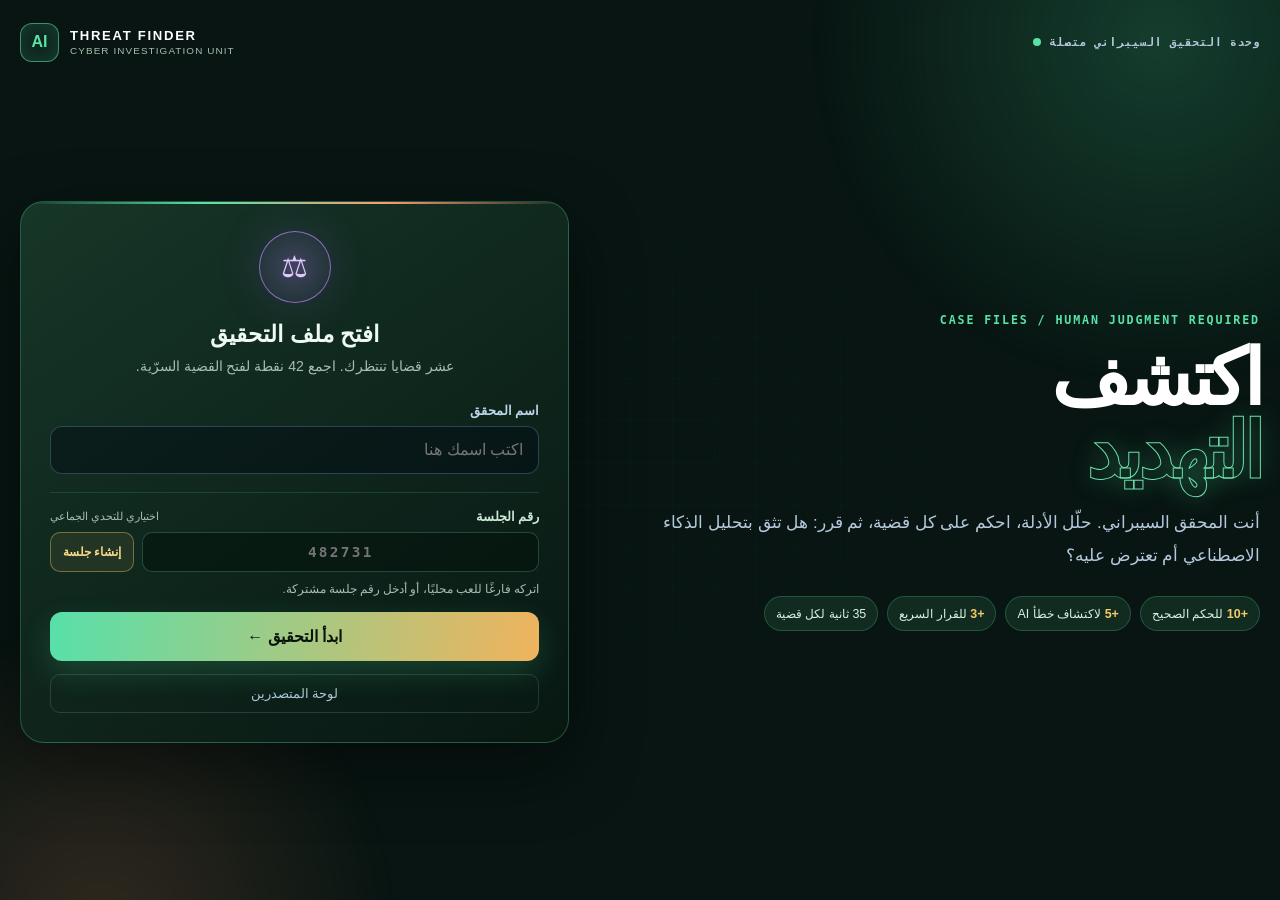
<file: index.html>
<!doctype html>
<html lang="ar" dir="rtl">
<head>
  <meta charset="utf-8">
  <meta name="viewport" content="width=device-width, initial-scale=1">
  <meta name="theme-color" content="#07111e">
  <title>اكتشف التهديد — تحدي سيبراني</title>
  <style>
    :root{--ink:#eaf5ff;--muted:#97acc4;--night:#07111e;--panel:rgba(11,29,48,.82);--line:rgba(118,214,255,.2);--cyan:#50ddff;--blue:#6d8cff;--violet:#b985ff;--green:#4ce5a4;--amber:#ffc766;--red:#ff6d88;--shadow:0 24px 70px rgba(0,0,0,.38);font-family:Tahoma,"Segoe UI",Arial,sans-serif}*{box-sizing:border-box}body{min-height:100vh;margin:0;color:var(--ink);background:var(--night);overflow-x:hidden}body:before,body:after{content:"";position:fixed;pointer-events:none;z-index:-2;border-radius:50%;filter:blur(1px)}body:before{width:720px;height:720px;top:-320px;right:-240px;background:radial-gradient(circle,rgba(56,208,255,.2),transparent 69%)}body:after{width:620px;height:620px;bottom:-330px;left:-210px;background:radial-gradient(circle,rgba(174,105,255,.16),transparent 68%)}.grid{position:fixed;inset:0;pointer-events:none;z-index:-1;opacity:.45;background-image:linear-gradient(rgba(101,207,255,.055) 1px,transparent 1px),linear-gradient(90deg,rgba(101,207,255,.055) 1px,transparent 1px);background-size:42px 42px;mask-image:radial-gradient(ellipse at center,#000,transparent 83%)}button,input{font:inherit}button{cursor:pointer;border:0;color:inherit}.app{width:min(1240px,calc(100% - 34px));margin:0 auto}.topbar{min-height:84px;display:flex;align-items:center;justify-content:space-between;gap:18px;direction:ltr}.brand{display:flex;align-items:center;gap:11px;text-decoration:none;color:#fff}.brand-mark{width:39px;height:39px;display:grid;place-items:center;border:1px solid rgba(80,221,255,.55);border-radius:12px;color:var(--cyan);background:rgba(80,221,255,.07);box-shadow:inset 0 0 18px rgba(80,221,255,.12);font-weight:900}.brand strong{display:block;letter-spacing:.13em;font-size:.82rem}.brand small{display:block;margin-top:2px;color:var(--muted);font-size:.62rem;letter-spacing:.11em}.top-status{display:flex;align-items:center;gap:8px;color:#b7cae0;font:700 .7rem Consolas,monospace;letter-spacing:.07em}.pulse{width:8px;height:8px;border-radius:50%;background:var(--green);box-shadow:0 0 0 0 rgba(76,229,164,.6);animation:pulse 1.9s infinite}@keyframes pulse{70%{box-shadow:0 0 0 9px rgba(76,229,164,0)}100%{box-shadow:0 0 0 0 rgba(76,229,164,0)}}.view{display:none;animation:appear .35s ease both}.view.active{display:block}@keyframes appear{from{opacity:0;transform:translateY(10px)}to{opacity:1;transform:translateY(0)}}.hero{min-height:calc(100vh - 84px);display:grid;grid-template-columns:1.08fr .92fr;gap:46px;align-items:center;padding:26px 0 66px}.eyebrow{margin:0 0 15px;color:var(--cyan);font:800 .73rem Consolas,monospace;letter-spacing:.16em}h1,h2,h3,p{margin-top:0}.hero h1{max-width:660px;margin-bottom:18px;color:#fff;font-size:clamp(2.65rem,6vw,5.25rem);line-height:.96;letter-spacing:-.055em}.hero h1 span{display:block;color:transparent;-webkit-text-stroke:1px rgba(117,223,255,.92);text-shadow:0 0 28px rgba(74,213,255,.2)}.hero-copy{max-width:600px;color:#b5c9dd;font-size:1.05rem;line-height:1.95}.rules{display:flex;flex-wrap:wrap;gap:9px;margin:24px 0 0}.rule{padding:9px 11px;border:1px solid var(--line);border-radius:999px;background:rgba(12,38,59,.54);color:#d3e7fa;font-size:.78rem}.rule b{color:var(--amber);direction:ltr}.start-card{position:relative;overflow:hidden;padding:29px;border:1px solid rgba(120,211,255,.24);border-radius:24px;background:linear-gradient(145deg,rgba(21,51,77,.87),rgba(8,20,36,.94));box-shadow:var(--shadow)}.start-card:before{content:"";position:absolute;inset:0 0 auto;height:2px;background:linear-gradient(90deg,transparent,var(--cyan),var(--violet),transparent)}.case-seal{width:72px;height:72px;display:grid;place-items:center;margin:0 auto 17px;border:1px solid rgba(187,133,255,.7);border-radius:50%;color:#e0c7ff;background:radial-gradient(circle,rgba(183,126,255,.28),rgba(183,126,255,.04));box-shadow:0 0 44px rgba(167,104,255,.17);font-size:1.85rem}.start-card h2{margin-bottom:7px;text-align:center;font-size:1.45rem}.start-card>p{color:var(--muted);text-align:center;line-height:1.7;font-size:.88rem}label{display:block;margin:24px 0 8px;color:#bcd5e9;font-size:.82rem;font-weight:700}.name-field{width:100%;padding:14px 15px;outline:none;border:1px solid rgba(125,191,229,.28);border-radius:12px;color:#fff;background:rgba(2,9,20,.42);transition:.2s}.name-field:focus{border-color:var(--cyan);box-shadow:0 0 0 3px rgba(80,221,255,.1)}.primary{width:100%;margin-top:14px;padding:15px 18px;border-radius:12px;color:#03101c;background:linear-gradient(100deg,#56e7ff,#8ca7ff);box-shadow:0 12px 30px rgba(75,192,255,.19);font-weight:900;transition:transform .18s,filter .18s}.primary:hover{filter:brightness(1.07);transform:translateY(-2px)}.subtle-button{margin-top:13px;width:100%;padding:11px;border:1px solid rgba(153,199,234,.18);border-radius:10px;color:#adc7da;background:transparent;font-size:.8rem}.subtle-button:hover{border-color:var(--cyan);color:#fff}.game-header{display:grid;grid-template-columns:1fr auto 1fr;align-items:center;gap:16px;margin:7px 0 22px;padding:12px 15px;border:1px solid var(--line);border-radius:16px;background:rgba(9,27,45,.68)}.mission{min-width:0}.mission b{display:block;overflow:hidden;text-overflow:ellipsis;white-space:nowrap;color:#fff;font-size:.87rem}.mission span{color:var(--muted);font:700 .64rem Consolas,monospace;letter-spacing:.08em}.timer{min-width:105px;display:flex;align-items:center;justify-content:center;gap:8px;padding:9px 12px;border:1px solid rgba(255,199,102,.38);border-radius:11px;color:var(--amber);background:rgba(255,199,102,.07);font:800 1.05rem Consolas,monospace;direction:ltr}.timer.low{color:#fff;border-color:rgba(255,109,136,.7);background:rgba(255,109,136,.15);animation:alarm .75s infinite alternate}@keyframes alarm{to{box-shadow:0 0 21px rgba(255,109,136,.26)}}.score{text-align:left}.score b{display:block;color:var(--cyan);font:900 1.25rem Consolas,monospace}.score span{color:var(--muted);font-size:.68rem}.progress-row{display:flex;align-items:center;justify-content:space-between;gap:14px;margin-bottom:12px;color:#bbcee1;font:700 .72rem Consolas,monospace;letter-spacing:.06em;direction:ltr}.progress-track{height:7px;overflow:hidden;border-radius:99px;background:rgba(117,159,194,.17)}.progress-fill{width:0;height:100%;border-radius:inherit;background:linear-gradient(90deg,var(--cyan),var(--violet));transition:width .35s ease}.game-layout{display:grid;grid-template-columns:minmax(0,1.55fr) minmax(300px,.78fr);gap:18px;align-items:start;direction:rtl}.case-panel,.ai-panel{border:1px solid var(--line);border-radius:20px;background:var(--panel);box-shadow:var(--shadow)}.case-panel{overflow:hidden}.case-head{display:flex;align-items:start;justify-content:space-between;gap:20px;padding:24px 26px 21px;border-bottom:1px solid rgba(114,207,255,.13)}.case-tag{display:inline-flex;gap:8px;align-items:center;margin-bottom:11px;color:var(--cyan);font:800 .68rem Consolas,monospace;letter-spacing:.11em}.case-tag i{width:7px;height:7px;border-radius:50%;background:var(--cyan);box-shadow:0 0 13px var(--cyan)}.case-head h2{margin:0;color:#fff;font-size:clamp(1.35rem,3vw,2rem)}.case-code{flex:0 0 auto;padding:7px 9px;border:1px solid rgba(193,141,255,.35);border-radius:8px;color:#d6bbff;background:rgba(190,137,255,.07);font:700 .62rem Consolas,monospace;direction:ltr}.case-body{padding:24px 26px 27px}.brief{margin:0;color:#c3d4e4;line-height:1.9}.evidence-title{margin:24px 0 10px;color:#c7dbec;font:800 .7rem Consolas,monospace;letter-spacing:.11em}.evidence{display:grid;gap:9px}.evidence-item{display:flex;gap:10px;align-items:flex-start;padding:12px;border-right:3px solid rgba(80,221,255,.7);border-radius:10px;color:#d8e6f1;background:rgba(72,135,181,.07);font-size:.86rem;line-height:1.65}.evidence-item span{color:var(--cyan)}.decision-title{margin:25px 0 11px;color:#fff;font-size:1rem}.verdict-grid{display:grid;grid-template-columns:repeat(3,1fr);gap:9px}.verdict{min-height:72px;padding:12px 9px;border:1px solid rgba(135,185,222,.22);border-radius:12px;color:#d2dfeb;background:rgba(5,16,30,.32);font-weight:800;font-size:.83rem;transition:.17s ease}.verdict:hover:not(:disabled){transform:translateY(-2px);color:#fff;border-color:var(--cyan);background:rgba(80,221,255,.1)}.verdict.safe:hover:not(:disabled){border-color:var(--green)}.verdict.attack:hover:not(:disabled){border-color:var(--red)}.verdict:disabled,.trust:disabled{cursor:default;opacity:.42}.feedback{display:none;margin-top:17px;padding:13px 14px;border:1px solid;border-radius:11px;font-size:.85rem;line-height:1.75}.feedback.show{display:block}.feedback.good{border-color:rgba(76,229,164,.36);color:#c7fbe5;background:rgba(76,229,164,.08)}.feedback.bad{border-color:rgba(255,109,136,.36);color:#ffd1da;background:rgba(255,109,136,.08)}.ai-panel{position:sticky;top:18px;min-height:390px;padding:23px}.ai-head{display:flex;gap:10px;align-items:center}.ai-orb{width:37px;height:37px;display:grid;place-items:center;flex:0 0 auto;border:1px solid rgba(185,133,255,.6);border-radius:11px;color:#ddc4ff;background:rgba(185,133,255,.1)}.ai-head h3{margin:0;font-size:1rem}.ai-head p{margin:3px 0 0;color:var(--muted);font:700 .65rem Consolas,monospace}.ai-locked{display:grid;place-items:center;min-height:215px;color:#90a9bd;text-align:center;line-height:1.8;font-size:.86rem}.lock-icon{width:48px;height:48px;display:grid;place-items:center;margin-bottom:12px;border:1px solid rgba(143,171,196,.25);border-radius:50%;color:#a8c3d9}.ai-content{display:none;margin-top:24px}.ai-content.show{display:block;animation:appear .25s ease}.ai-label{margin-bottom:8px;color:var(--violet);font:800 .65rem Consolas,monospace;letter-spacing:.12em}.ai-analysis{margin:0;padding:14px;border-right:3px solid var(--violet);border-radius:10px;color:#e1d6f2;background:rgba(185,133,255,.08);line-height:1.85;font-size:.87rem}.trust-question{margin:20px 0 10px;color:#fff;font-size:.88rem;font-weight:800}.trust-actions{display:grid;grid-template-columns:1fr 1fr;gap:8px}.trust{padding:11px 8px;border:1px solid rgba(147,187,218,.24);border-radius:10px;color:#c7d8e9;background:rgba(2,11,22,.35);font-weight:800;font-size:.78rem}.trust:hover:not(:disabled){border-color:var(--violet);color:#fff}.trust.objection:hover:not(:disabled){border-color:var(--amber);color:#ffe2a5}.next{display:none;width:100%;margin-top:17px;padding:12px;border:1px solid rgba(80,221,255,.4);border-radius:10px;color:var(--cyan);background:rgba(80,221,255,.06);font-weight:900}.next.show{display:block}.next:hover{background:rgba(80,221,255,.14)}.secret-gate{display:none;margin-top:20px;padding:26px;border:1px solid rgba(255,199,102,.48);border-radius:18px;text-align:center;background:radial-gradient(circle at top,rgba(255,199,102,.13),rgba(255,199,102,.025))}.secret-gate.show{display:block;animation:appear .35s ease}.secret-gate .seal{width:54px;height:54px;display:grid;place-items:center;margin:0 auto 12px;border:1px solid rgba(255,199,102,.6);border-radius:50%;color:var(--amber)}.secret-gate h3{margin-bottom:8px;color:#ffe2a5}.secret-gate p{margin-bottom:17px;color:#d2c4aa;line-height:1.75;font-size:.88rem}.secret-gate button{padding:11px 17px;border-radius:10px;color:#211704;background:var(--amber);font-weight:900}.result{min-height:calc(100vh - 84px);display:grid;place-items:center;padding:22px 0 55px}.result-card{width:min(680px,100%);position:relative;overflow:hidden;padding:39px 31px;border:1px solid rgba(120,211,255,.27);border-radius:26px;text-align:center;background:linear-gradient(155deg,rgba(17,46,70,.91),rgba(6,17,31,.96));box-shadow:var(--shadow)}.result-card:after{content:"";position:absolute;width:280px;height:280px;top:-190px;left:-80px;border-radius:50%;background:rgba(84,224,255,.11);filter:blur(16px)}.result-mark{width:76px;height:76px;display:grid;place-items:center;margin:0 auto 15px;border:1px solid rgba(80,221,255,.66);border-radius:50%;color:var(--cyan);background:rgba(80,221,255,.09);font-size:2rem}.result-card h2{position:relative;margin-bottom:7px;color:#fff;font-size:clamp(1.55rem,4vw,2.2rem)}.result-sub{position:relative;color:var(--muted)}.rank{position:relative;margin:26px 0 20px;padding:17px;border-top:1px solid var(--line);border-bottom:1px solid var(--line)}.rank small{display:block;margin-bottom:5px;color:#b8cee0;font:800 .65rem Consolas,monospace;letter-spacing:.12em}.rank b{color:#ffd993;font-size:1.5rem}.result-stats{position:relative;display:grid;grid-template-columns:repeat(3,1fr);gap:9px}.result-stat{padding:13px 8px;border:1px solid rgba(129,183,220,.16);border-radius:12px;background:rgba(0,0,0,.14)}.result-stat b{display:block;color:var(--cyan);font:900 1.3rem Consolas,monospace}.result-stat span{color:var(--muted);font-size:.69rem}.result-actions{position:relative;display:grid;grid-template-columns:1fr 1fr;gap:9px;margin-top:24px}.result-actions button{padding:13px;border-radius:11px;font-weight:900}.result-actions .again{color:#04101c;background:var(--cyan)}.result-actions .board{border:1px solid rgba(134,188,228,.28);color:#d4e4f1;background:rgba(4,14,25,.35)}.modal{display:none;position:fixed;inset:0;z-index:9;place-items:center;padding:17px;background:rgba(1,7,14,.74);backdrop-filter:blur(7px)}.modal.show{display:grid}.board-card{width:min(540px,100%);max-height:min(700px,90vh);overflow:auto;padding:25px;border:1px solid rgba(80,221,255,.3);border-radius:21px;background:#0a1b2d;box-shadow:var(--shadow)}.board-top{display:flex;align-items:center;justify-content:space-between;gap:12px}.board-top h2{margin:0;font-size:1.25rem}.close{width:33px;height:33px;border:1px solid rgba(149,190,220,.23);border-radius:9px;color:#c9d8e4;background:transparent;font-size:1.1rem}.leaders{margin-top:18px}.leader{display:grid;grid-template-columns:34px 1fr auto;align-items:center;gap:11px;padding:12px 4px;border-bottom:1px solid rgba(132,183,216,.12)}.leader:last-child{border-bottom:0}.leader-rank{width:28px;height:28px;display:grid;place-items:center;border-radius:8px;color:var(--cyan);background:rgba(80,221,255,.08);font:800 .72rem Consolas,monospace;direction:ltr}.leader:nth-child(1) .leader-rank{color:#2b1c00;background:var(--amber)}.leader-name{overflow:hidden;text-overflow:ellipsis;white-space:nowrap;color:#fff;font-size:.87rem;font-weight:800}.leader-meta{color:var(--muted);font-size:.68rem}.leader-score{color:var(--cyan);font:900 .85rem Consolas,monospace;direction:ltr}.empty-board{padding:25px;color:var(--muted);text-align:center;line-height:1.7;font-size:.85rem}.toast{position:fixed;z-index:20;bottom:20px;left:50%;max-width:calc(100% - 30px);padding:12px 16px;border:1px solid rgba(80,221,255,.32);border-radius:11px;color:#ddf5ff;background:#10283e;box-shadow:var(--shadow);transform:translate(-50%,90px);opacity:0;transition:.25s ease;font-size:.83rem}.toast.show{transform:translate(-50%,0);opacity:1}@media(max-width:820px){.hero{grid-template-columns:1fr;gap:25px;padding-top:11px}.hero h1{max-width:590px}.start-card{max-width:540px;width:100%;margin:0 auto}.game-layout{grid-template-columns:1fr}.ai-panel{position:static;min-height:auto}.game-header{grid-template-columns:1fr auto}.score{display:none}}@media(max-width:540px){.app{width:min(100% - 22px,1240px)}.topbar{min-height:68px}.top-status{display:none}.hero h1{font-size:clamp(2.5rem,15vw,4rem)}.start-card{padding:23px 19px}.case-head,.case-body{padding-right:17px;padding-left:17px}.case-head{gap:10px}.case-code{font-size:.54rem}.verdict-grid{grid-template-columns:1fr}.verdict{min-height:52px}.game-header{margin-top:0;padding:9px 10px}.timer{min-width:86px;font-size:.9rem}.result-card{padding:30px 16px}}
  </style>
  <style id="emerald-gold-theme">
    :root{--ink:#edf9f1;--muted:#a7beb0;--night:#081512;--panel:rgba(12,35,27,.84);--line:rgba(89,225,157,.23);--cyan:#58e2a7;--blue:#f0b35d;--violet:#ff9b70;--green:#59e2a6;--amber:#f4c96a;--shadow:0 24px 70px rgba(0,0,0,.42)}
    body{background:var(--night)}
    body:before{background:radial-gradient(circle,rgba(73,224,157,.2),transparent 69%)}
    body:after{background:radial-gradient(circle,rgba(255,140,96,.16),transparent 68%)}
    .grid{background-image:linear-gradient(rgba(89,225,157,.06) 1px,transparent 1px),linear-gradient(90deg,rgba(89,225,157,.06) 1px,transparent 1px)}
    .brand-mark{border-color:rgba(88,226,167,.58);color:var(--cyan);background:rgba(88,226,167,.08);box-shadow:inset 0 0 18px rgba(88,226,167,.14)}
    .hero h1 span{-webkit-text-stroke-color:rgba(116,236,180,.94);text-shadow:0 0 28px rgba(88,226,167,.24)}
    .rule{background:rgba(25,61,45,.58);color:#d8f2df}
    .start-card{border-color:rgba(95,225,165,.28);background:linear-gradient(145deg,rgba(25,58,43,.9),rgba(8,24,18,.95))}
    .primary{color:#07140e;background:linear-gradient(100deg,#57e0aa,#f0b35d);box-shadow:0 12px 30px rgba(76,211,145,.2)}
    .game-header{background:rgba(10,35,26,.72)}
    .progress-fill{background:linear-gradient(90deg,var(--cyan),var(--violet))}
    .case-head{border-bottom-color:rgba(89,225,157,.16)}
    .evidence-item{border-right-color:rgba(88,226,167,.74);background:rgba(57,137,93,.1)}
    .verdict:hover:not(:disabled){border-color:var(--cyan);background:rgba(88,226,167,.12)}
    .ai-analysis{background:rgba(255,155,112,.09)}
    .next{border-color:rgba(88,226,167,.46);color:var(--cyan);background:rgba(88,226,167,.08)}
    .next:hover{background:rgba(88,226,167,.16)}
    .result-card{border-color:rgba(95,225,165,.3);background:linear-gradient(155deg,rgba(22,57,42,.93),rgba(6,21,16,.97))}
    .result-card:after{background:rgba(88,226,167,.13)}
    .result-mark{border-color:rgba(88,226,167,.7);background:rgba(88,226,167,.1)}
    .board-card{border-color:rgba(88,226,167,.34);background:#0b241b}
    .leader-rank{background:rgba(88,226,167,.1)}
    .toast{border-color:rgba(88,226,167,.38);color:#def9e8;background:#103a2a}
    .session-controls{margin-top:18px;padding-top:16px;border-top:1px solid rgba(89,225,157,.16)}
    .session-controls label{display:flex;align-items:center;justify-content:space-between;margin:0 0 8px;color:#c9e9d4}
    .session-controls label span{color:var(--muted);font-size:.7rem;font-weight:400}
    .session-row{display:grid;grid-template-columns:minmax(0,1fr) auto;gap:8px}
    .session-field{width:100%;padding:11px 12px;outline:none;border:1px solid rgba(95,225,165,.26);border-radius:10px;color:#fff;background:rgba(2,16,11,.45);font:800 .9rem Consolas,monospace;letter-spacing:.16em;direction:ltr;text-align:center}
    .session-field:focus{border-color:var(--cyan);box-shadow:0 0 0 3px rgba(88,226,167,.1)}
    .session-create{padding:10px 12px;border:1px solid rgba(244,201,106,.4);border-radius:10px;color:#f8d98a;background:rgba(244,201,106,.08);font-size:.76rem;font-weight:800;white-space:nowrap}
    .session-create:hover{background:rgba(244,201,106,.16)}
    .session-status{margin-top:8px;color:var(--muted);font-size:.72rem;line-height:1.6}
    .session-status.ready{color:#baf3d0}.session-status.error{color:#ffb8c4}
    .session-board-note{margin:10px 0 2px;padding:9px 10px;border:1px solid rgba(88,226,167,.2);border-radius:9px;color:#d9f7e3;background:rgba(88,226,167,.08);font-size:.76rem;text-align:center}
    @media(max-width:540px){.session-row{grid-template-columns:1fr}.session-create{width:100%}}
  </style>
</head>
<body>
  <div class="grid"></div>
  <main class="app">
    <header class="topbar"><a class="brand" href="#" id="brandHome" aria-label="اكتشف التهديد"><span class="brand-mark">AI</span><span><strong>THREAT FINDER</strong><small>CYBER INVESTIGATION UNIT</small></span></a><div class="top-status"><span class="pulse"></span> وحدة التحقيق السيبراني متصلة</div></header>
    <section class="view active" id="startView"><div class="hero"><div><p class="eyebrow">CASE FILES / HUMAN JUDGMENT REQUIRED</p><h1>اكتشف<br><span>التهديد</span></h1><p class="hero-copy">أنت المحقق السيبراني. حلّل الأدلة، احكم على كل قضية، ثم قرر: هل تثق بتحليل الذكاء الاصطناعي أم تعترض عليه؟</p><div class="rules" aria-label="نظام النقاط"><span class="rule"><b>+10</b> للحكم الصحيح</span><span class="rule"><b>+5</b> لاكتشاف خطأ AI</span><span class="rule"><b>+3</b> للقرار السريع</span><span class="rule">35 ثانية لكل قضية</span></div></div><div class="start-card"><div class="case-seal">⚖</div><h2>افتح ملف التحقيق</h2><p>عشر قضايا تنتظرك. اجمع 42 نقطة لفتح القضية السرّية.</p><label for="playerName">اسم المحقق</label><input class="name-field" id="playerName" maxlength="20" autocomplete="off" placeholder="اكتب اسمك هنا"><div class="session-controls"><label for="sessionCode">رقم الجلسة <span>اختياري للتحدي الجماعي</span></label><div class="session-row"><input class="session-field" id="sessionCode" inputmode="numeric" maxlength="6" autocomplete="off" placeholder="482731"><button class="session-create" id="createSessionButton" type="button">إنشاء جلسة</button></div><div class="session-status" id="sessionStatus" role="status">اتركه فارغًا للعب محليًا، أو أدخل رقم جلسة مشتركة.</div></div><button class="primary" id="startButton">ابدأ التحقيق ←</button><button class="subtle-button" id="openBoardStart">لوحة المتصدرين</button></div></div></section>
    <section class="view" id="gameView"><div class="game-header"><div class="mission"><b id="playerLabel">المحقق</b><span id="caseCounter">CASE 01 / 10</span></div><div class="timer" id="timer" aria-label="الوقت المتبقي">00:35</div><div class="score"><b id="scoreValue">0</b><span>نقطة</span></div></div><div class="progress-row"><span id="progressLabel">الملف 01 من 10</span><span id="progressPct">0%</span></div><div class="progress-track"><div class="progress-fill" id="progressFill"></div></div><div class="game-layout"><section class="case-panel" aria-live="polite"><div class="case-head"><div><div class="case-tag"><i></i><span id="caseType">ملف تحقيق</span></div><h2 id="caseTitle">...</h2></div><div class="case-code" id="caseCode">CASE_01</div></div><div class="case-body"><p class="brief" id="caseBrief"></p><div class="evidence-title">EVIDENCE LOG</div><div class="evidence" id="evidenceList"></div><h3 class="decision-title">ما حكمك على هذه الحالة؟</h3><div class="verdict-grid" id="verdictGrid"><button class="verdict safe" data-verdict="safe">آمنة</button><button class="verdict" data-verdict="suspicious">مشتبهة</button><button class="verdict attack" data-verdict="attack">هجوم إلكتروني</button></div><div class="feedback" id="caseFeedback"></div><div class="secret-gate" id="secretGate"><div class="seal">✦</div><h3>تم فتح القضية السرّية</h3><p>وصلت إلى الحد المطلوب. هذه القضية أصعب، وقرارك فيها قد يغيّر رتبتك النهائية.</p><button id="secretButton">فتح الملف السرّي</button></div></div></section><aside class="ai-panel" aria-live="polite"><div class="ai-head"><div class="ai-orb">◈</div><div><h3>مستشار الذكاء الاصطناعي</h3><p>AI EVIDENCE ANALYSIS</p></div></div><div class="ai-locked" id="aiLocked"><div><div class="lock-icon">⌁</div>قدّم حكمك أولًا.<br>بعدها ستظهر توصية الذكاء الاصطناعي.</div></div><div class="ai-content" id="aiContent"><div class="ai-label">AI RECOMMENDATION</div><p class="ai-analysis" id="aiAnalysis"></p><p class="trust-question">هل تثق بهذا التحليل؟</p><div class="trust-actions"><button class="trust" data-ai="trust">أثق بالتحليل</button><button class="trust objection" data-ai="object">أعترض عليه</button></div><div class="feedback" id="aiFeedback"></div><button class="next" id="nextButton">القضية التالية ←</button></div></aside></div></section>
    <section class="view" id="resultView"><div class="result"><div class="result-card"><div class="result-mark">⚖</div><p class="eyebrow">FINAL JUDGMENT</p><h2 id="resultName">أحسنت أيها المحقق</h2><p class="result-sub">تم إغلاق ملفات التحقيق.</p><div class="rank"><small>RANK ACHIEVED</small><b id="rankName">محقق ناشئ</b></div><div class="result-stats"><div class="result-stat"><b id="finalScore">0</b><span>النقاط</span></div><div class="result-stat"><b id="finalCorrect">0</b><span>أحكام صحيحة</span></div><div class="result-stat"><b id="finalAi">0</b><span>أخطاء AI المكتشفة</span></div></div><div class="result-actions"><button class="again" id="playAgain">تحقيق جديد</button><button class="board" id="openBoardResult">لوحة المتصدرين</button></div></div></div></section>
  </main>
  <div class="modal" id="boardModal" role="dialog" aria-modal="true" aria-labelledby="boardTitle"><div class="board-card"><div class="board-top"><h2 id="boardTitle">لوحة المتصدرين</h2><button class="close" id="closeBoard" aria-label="إغلاق">×</button></div><div class="leaders" id="leaders"></div></div></div><div class="toast" id="toast" role="status"></div>
  <script>
    const cases = [
      {code:'MAIL_07',type:'قضية بريد إلكتروني',title:'فاتورة عاجلة',brief:'وصلت رسالة إلى موظف الحسابات تطلب فتح فاتورة خلال دقائق قبل إيقاف الحساب.',evidence:['اسم المرسل: Billing Desk <billing@northwave-secure.com>','الرابط المرفق يقود إلى: northwave-payments-login.com','الرسالة تطلب إدخال بيانات العمل فورًا مع تهديد بإيقاف الخدمة.'],answer:'attack',aiCorrect:true,ai:'الحالة تحمل مؤشرات تصيّد واضحة: نطاق مختلف، ضغط زمني، وطلب بيانات حساسة. أوصي باعتبارها هجومًا إلكترونيًا.'},
      {code:'LOGIN_12',type:'قضية تسجيل دخول',title:'جلسة عمل مألوفة',brief:'ظهر تنبيه تسجيل دخول جديد في حساب موظف، لكنه حدث أثناء دوام الموظف المعتاد.',evidence:['الموقع: الرياض — نفس المدينة المسجّلة في الملف الشخصي.','الجهاز: Windows 11 / Chrome — مطابق لجهاز العمل المسجّل.','تم استخدام التحقق بخطوتين بنجاح، ولم تظهر أي محاولات فاشلة قبله.'],answer:'safe',aiCorrect:false,ai:'لأن التنبيه يقول “جهاز جديد”، يجب اعتباره هجومًا إلكترونيًا مؤكدًا وطلب تغيير كلمة المرور فورًا.'},
      {code:'URL_19',type:'قضية رابط',title:'دعوة لمستند مشترك',brief:'وصل رابط في محادثة الفريق من حساب زميل يطلب مراجعة مستند.',evidence:['اسم الرابط: docs-share.teamspace.example/review','رسالة الزميل قصيرة جدًا ولا تذكر اسم المستند أو سببه.','عند تمرير المؤشر يظهر نطاق مختلف عن منصة العمل المعتادة.'],answer:'suspicious',aiCorrect:true,ai:'لا توجد أدلة كافية لتأكيد هجوم، لكن اختلاف النطاق وقلة السياق يجعلان الرابط مشتبهًا ويحتاج تحققًا عبر قناة أخرى.'},
      {code:'MFA_03',type:'قضية تحقق متعدد العوامل',title:'سلسلة إشعارات موافقة',brief:'تلقى موظف عدة إشعارات على هاتفه للموافقة على تسجيل دخول لم يبدأه.',evidence:['وصلت 8 طلبات موافقة خلال أقل من دقيقتين.','بعد رفض الإشعارات، تلقى الموظف اتصالًا يدّعي أن المتصل من الدعم الفني.','المتصل يطلب الضغط على “موافقة” لإيقاف الإشعارات.'],answer:'attack',aiCorrect:false,ai:'وجود التحقق متعدد العوامل يعني أن الحساب محمي بالكامل؛ يمكن قبول أحد الطلبات لإيقاف الإشعارات.'},
      {code:'FILE_22',type:'قضية مرفق',title:'تحديث سياسة الإجازات',brief:'وصل مرفق إلى جميع الموظفين بعنوان تحديث سياسة الموارد البشرية.',evidence:['المرسل يستخدم نطاق الشركة الصحيح، والرسالة موقعة باسم قسم الموارد البشرية.','المرفق ملف PDF فقط، واسم الملف يطابق رقم تعميم داخلي معروض في بوابة الشركة.','الرسالة لا تطلب بيانات ولا تشغيل ملف ولا اتباع رابط خارجي.'],answer:'safe',aiCorrect:true,ai:'المؤشرات متسقة مع تعميم داخلي طبيعي: نطاق صحيح، مرفق PDF متوقع، ولا توجد مطالبات حساسة.'},
      {code:'WIFI_31',type:'قضية شبكة لاسلكية',title:'شبكة ضيوف مقلّدة',brief:'أثناء زيارة عميل ظهر للموظف اتصال Wi‑Fi باسم يشبه اسم الفندق، ويطلب صفحة دخول فورية.',evidence:['اسم الشبكة: Hotel_Guest_Free بينما الاسم المطبوع في الاستقبال هو Hotel-Guest.','صفحة الدخول تطلب البريد وكلمة مرور العمل بدل رقم الغرفة.','شبكة الفندق الرسمية لا تطلب إعادة تسجيل الدخول بعد الاتصال.'],answer:'attack',aiCorrect:true,ai:'اختلاف اسم الشبكة وطلب بيانات العمل مؤشرات قوية على نقطة وصول مزيفة أو بوابة تصيّد؛ اعتبرها هجومًا.'},
      {code:'USB_14',type:'قضية جهاز خارجي',title:'ذاكرة في موقف السيارات',brief:'وجد موظف وحدة USB عليها ملصق “رواتب 2026” قرب مدخل الشركة.',evidence:['لا يوجد اسم مالك أو سجل استلام للجهاز.','بروتوكول الشركة يمنع توصيل وسائط غير معتمدة بأجهزة العمل.','فتح الملفات يتطلب تفعيل وحدات ماكرو غير موثوقة.'],answer:'attack',aiCorrect:false,ai:'الملصق يوضح أن الجهاز يخص الرواتب، لذا يمكن فتحه سريعًا على جهاز العمل للتحقق من صاحبه.'},
      {code:'CLOUD_08',type:'قضية مشاركة سحابية',title:'صلاحية ملف مشروع',brief:'طلب زميل في فريقك الوصول إلى عرض مشروع مشترك قبل اجتماع الغد.',evidence:['الطلب من حسابه المؤسسي الصحيح داخل منصة الشركة المعتادة.','الملف مصنف “داخلي” والزميل عضو ظاهر في فريق المشروع.','الطلب يطلب صلاحية عرض فقط، ومدير المشروع ذكر الاجتماع في القناة الرسمية.'],answer:'safe',aiCorrect:true,ai:'الطلب متسق مع عضوية الفريق وقناة العمل وسياق الاجتماع، وصلاحية العرض فقط تقلل المخاطر.'},
      {code:'VPN_26',type:'قضية وصول عن بُعد',title:'تحديث عميل VPN',brief:'ظهرت نافذة منبثقة تزعم أن عميل VPN يحتاج تحديثًا عاجلًا قبل الدخول.',evidence:['النافذة ظهرت داخل متصفح بدل تطبيق VPN المعتاد.','رابط التنزيل يستخدم نطاقًا قريبًا من اسم المورد لكنه ليس نطاقه الرسمي.','رسالة التنبيه تحتوي أخطاء لغوية وتطلب تعطيل الحماية مؤقتًا.'],answer:'attack',aiCorrect:true,ai:'التحديث الحقيقي يأتي من التطبيق أو بوابة الشركة. النطاق المقلّد وطلب تعطيل الحماية يشيران إلى هجوم.'},
      {code:'HR_41',type:'قضية حساب موظف',title:'طلب تغيير الحساب البنكي',brief:'وصل بريد من موظف يطلب تعديل رقم حسابه البنكي قبل موعد الرواتب.',evidence:['الرسالة من بريده المؤسسي المعتاد لكن أُرسلت خارج ساعات عمله.','المرفق يطلب رقم الهوية وصورة البطاقة لإتمام التعديل.','سياسة الموارد البشرية تشترط التحقق الهاتفي عبر الرقم المسجّل قبل أي تعديل بنكي.'],answer:'suspicious',aiCorrect:false,ai:'بما أن البريد من حساب الموظف الداخلي، يمكن تعديل الحساب البنكي فورًا دون تحقق إضافي.'}
    ];
    const secretCase={code:'BLACKBOX_X',type:'قضية سرّية — مستوى متقدم',title:'مكالمة المدير التنفيذي',brief:'اتصل شخص بصوت مدير الشركة أثناء اجتماع عاجل وطلب تحويلًا سريعًا إلى مورد جديد، ثم أرسل بريدًا يؤكد الطلب.',evidence:['البريد جاء من عنوان قريب جدًا من نطاق الشركة لكنه يحتوي شرطة إضافية.','المورد الجديد لم يظهر في قائمة الموردين المعتمدة.','المتصل يرفض استخدام الإجراء المالي المعتاد ويطلب التنفيذ قبل نهاية الاجتماع.'],answer:'attack',aiCorrect:false,ai:'البريد يؤكد المكالمة، والصوت يبدو مألوفًا؛ أتعامل مع الطلب كعملية آمنة بسبب عامل الاستعجال.'};
    const MAIN_CASE_COUNT=cases.length;const $=id=>document.getElementById(id);const state={name:'المحقق',index:0,score:0,correct:0,aiCaught:0,queue:[],seconds:35,timer:null,phase:'idle',saved:false,secretOffered:false};const STORAGE_KEY='AI_COURT_LEADERBOARD_V1';let toastTimer;
    function showView(id){['startView','gameView','resultView'].forEach(view=>$(view).classList.toggle('active',view===id))}function current(){return state.queue[state.index]}function labelFor(verdict){return({safe:'آمنة',suspicious:'مشتبهة',attack:'هجوم إلكتروني'})[verdict]}function toast(message){const el=$('toast');el.textContent=message;el.classList.add('show');clearTimeout(toastTimer);toastTimer=setTimeout(()=>el.classList.remove('show'),2600)}function updateScore(){$('scoreValue').textContent=state.score}function updateProgress(){const isSecret=current()===secretCase;const total=isSecret?MAIN_CASE_COUNT+1:MAIN_CASE_COUNT;const done=Math.min(state.index,total);$('progressFill').style.width=`${(done/total)*100}%`;$('progressPct').textContent=`${Math.round((done/total)*100)}%`}function stopTimer(){clearInterval(state.timer);state.timer=null}function updateTimer(){const el=$('timer');el.textContent=`00:${String(Math.max(0,state.seconds)).padStart(2,'0')}`;el.classList.toggle('low',state.seconds<=10)}function startTimer(){stopTimer();state.seconds=35;updateTimer();state.timer=setInterval(()=>{state.seconds--;updateTimer();if(state.seconds<=0)timeoutCase()},1000)}
    function startGame(name){state.name=(name||$('playerName').value||'المحقق').trim().slice(0,20)||'المحقق';state.index=0;state.score=0;state.correct=0;state.aiCaught=0;state.queue=[...cases];state.phase='verdict';state.saved=false;state.secretOffered=false;$('playerLabel').textContent=state.name;showView('gameView');renderCase()}
    function renderCase(){const item=current();state.phase='verdict';const isSecret=item===secretCase;const number=state.index+1;const total=isSecret?MAIN_CASE_COUNT+1:MAIN_CASE_COUNT;$('caseCounter').textContent=isSecret?`SECRET CASE / ${total}`:`CASE ${String(number).padStart(2,'0')} / ${String(MAIN_CASE_COUNT).padStart(2,'0')}`;$('progressLabel').textContent=isSecret?`الملف السرّي ${total} من ${total}`:`الملف ${String(number).padStart(2,'0')} من ${MAIN_CASE_COUNT}`;$('caseCode').textContent=item.code;$('caseType').textContent=item.type;$('caseTitle').textContent=item.title;$('caseBrief').textContent=item.brief;$('evidenceList').innerHTML=item.evidence.map((text,index)=>`<div class="evidence-item"><span>0${index+1}</span><div>${text}</div></div>`).join('');$('caseFeedback').className='feedback';$('caseFeedback').textContent='';$('aiLocked').style.display='grid';$('aiContent').classList.remove('show');$('aiFeedback').className='feedback';$('aiFeedback').textContent='';$('nextButton').classList.remove('show');$('secretGate').classList.remove('show');document.querySelectorAll('[data-verdict]').forEach(button=>button.disabled=false);document.querySelectorAll('[data-ai]').forEach(button=>button.disabled=false);updateScore();updateProgress();startTimer()}
    function answerVerdict(verdict){if(state.phase!=='verdict')return{ok:false,reason:'تحتاج إلى انتظار القضية الحالية.'};const item=current();state.phase='ai';stopTimer();const isCorrect=verdict===item.answer;const fast=state.seconds>=20;let gained=0;if(isCorrect){gained+=10;state.correct++;if(fast)gained+=3;state.score+=gained}document.querySelectorAll('[data-verdict]').forEach(button=>button.disabled=true);const feedback=$('caseFeedback');feedback.className=`feedback show ${isCorrect?'good':'bad'}`;feedback.textContent=isCorrect?`حكم صحيح. +10 نقاط${fast?'، و+3 نقاط للسرعة.':'.'}`:`الحكم غير دقيق. التصنيف الصحيح: ${labelFor(item.answer)}.`;$('aiLocked').style.display='none';$('aiAnalysis').textContent=item.ai;$('aiContent').classList.add('show');updateScore();return{ok:true,correct:isCorrect,pointsGained:gained,phase:'ai_review'}}
    function answerAI(decision){if(state.phase!=='ai')return{ok:false,reason:'قدّم حكم القضية أولًا.'};const item=current();state.phase='complete';const wasRight=(decision==='trust')===item.aiCorrect;let gained=0;if(!item.aiCorrect&&decision==='object'){gained=5;state.score+=5;state.aiCaught++}document.querySelectorAll('[data-ai]').forEach(button=>button.disabled=true);const feedback=$('aiFeedback');feedback.className=`feedback show ${wasRight?'good':'bad'}`;feedback.textContent=wasRight?(gained?'اعتراض في مكانه. التحليل مضلل عمدًا. +5 نقاط.':'قرار صحيح: التحليل متوافق مع الأدلة.'):(item.aiCorrect?'التحليل كان سليمًا هذه المرة؛ راجع الأدلة قبل الاعتراض.':'كان ينبغي الاعتراض: التحليل تجاهل مؤشرات خطرة.');$('nextButton').classList.add('show');updateScore();return{ok:true,aiDecisionCorrect:wasRight,pointsGained:gained,phase:'complete'}}
    function timeoutCase(){if(state.phase!=='verdict')return;stopTimer();state.phase='complete';document.querySelectorAll('[data-verdict]').forEach(button=>button.disabled=true);const feedback=$('caseFeedback');feedback.className='feedback show bad';feedback.textContent=`انتهى الوقت. التصنيف الصحيح: ${labelFor(current().answer)}.`;$('aiLocked').style.display='none';$('aiAnalysis').textContent=current().ai;$('aiContent').classList.add('show');document.querySelectorAll('[data-ai]').forEach(button=>button.disabled=true);$('aiFeedback').className='feedback show bad';$('aiFeedback').textContent='انتهت فترة المراجعة لهذه القضية.';$('nextButton').classList.add('show');toast('انتهى وقت القضية.')}
    function nextCase(){if(state.phase!=='complete')return;if(state.index<state.queue.length-1){state.index++;renderCase();return}if(!state.secretOffered&&state.score>=42){state.secretOffered=true;$('nextButton').classList.remove('show');$('secretGate').classList.add('show');toast('تم فتح الملف السرّي!');return}finishGame()}function openSecret(){if(!state.secretOffered)return;state.queue.push(secretCase);state.index++;renderCase()}function rankFor(score){if(score>=92)return'قاضي الأمن السيبراني';if(score>=65)return'محلل تهديدات محترف';if(score>=40)return'محقق رقمي ناشئ';return'متدرّب الأدلة'}function getBoard(){try{return JSON.parse(localStorage.getItem(STORAGE_KEY)||'[]')}catch{return[]}}function saveBoard(){if(state.saved)return;const board=getBoard();board.push({name:state.name,score:state.score,correct:state.correct,ai:state.aiCaught,at:Date.now()});board.sort((a,b)=>b.score-a.score||b.correct-a.correct||b.ai-a.ai);localStorage.setItem(STORAGE_KEY,JSON.stringify(board.slice(0,12)));state.saved=true}function finishGame(){stopTimer();saveBoard();$('resultName').textContent=`أحسنت يا ${state.name}`;$('rankName').textContent=rankFor(state.score);$('finalScore').textContent=state.score;$('finalCorrect').textContent=state.correct;$('finalAi').textContent=state.aiCaught;showView('resultView')}function showBoard(){const board=getBoard();$('leaders').innerHTML=board.length?board.map((entry,index)=>`<div class="leader"><span class="leader-rank">${index+1}</span><div><div class="leader-name">${escapeHtml(entry.name)}</div><div class="leader-meta">${entry.correct} قضية صحيحة · ${entry.ai} اعتراض صحيح</div></div><b class="leader-score">${entry.score}</b></div>`).join(''):'<div class="empty-board">لا توجد نتائج بعد.<br>كن أول محقق يسجّل حكمه.</div>';$('boardModal').classList.add('show')}function hideBoard(){$('boardModal').classList.remove('show')}function escapeHtml(value){return String(value).replace(/[&<>'"]/g,char=>({'&':'&amp;','<':'&lt;','>':'&gt;',"'":'&#39;','"':'&quot;'}[char]))}function statusSnapshot(){return{caseNumber:state.index+1,totalCases:state.queue.length,score:state.score,correctCases:state.correct,aiErrorsCaught:state.aiCaught,phase:state.phase,secretAvailable:state.secretOffered&&state.queue.length===MAIN_CASE_COUNT}}
    $('startButton').addEventListener('click',()=>startGame());$('playerName').addEventListener('keydown',event=>{if(event.key==='Enter')startGame()});$('verdictGrid').addEventListener('click',event=>{const button=event.target.closest('[data-verdict]');if(button)answerVerdict(button.dataset.verdict)});document.querySelector('.trust-actions').addEventListener('click',event=>{const button=event.target.closest('[data-ai]');if(button)answerAI(button.dataset.ai)});$('nextButton').addEventListener('click',nextCase);$('secretButton').addEventListener('click',openSecret);$('playAgain').addEventListener('click',()=>{stopTimer();showView('startView')});$('openBoardStart').addEventListener('click',showBoard);$('openBoardResult').addEventListener('click',showBoard);$('closeBoard').addEventListener('click',hideBoard);$('boardModal').addEventListener('click',event=>{if(event.target===$('boardModal'))hideBoard()});$('brandHome').addEventListener('click',event=>{event.preventDefault();stopTimer();showView('startView')});
    (function registerWebMCP(){const context=document.modelContext;if(!context?.registerTool)return;const lifecycle=new AbortController();const register=tool=>Promise.resolve(context.registerTool(tool,{signal:lifecycle.signal})).catch(()=>{});register({name:'get_investigation_status',title:'Read investigation status',description:'Read the current AI Court score, case and phase without changing the game.',inputSchema:{type:'object',properties:{},additionalProperties:false},annotations:{readOnlyHint:true,untrustedContentHint:false},execute:()=>statusSnapshot()});register({name:'start_investigation',title:'Start AI Court investigation',description:'Start a new visible AI Court game for an investigator name.',inputSchema:{type:'object',properties:{name:{type:'string',maxLength:20}},additionalProperties:false},annotations:{readOnlyHint:false,untrustedContentHint:false},execute:input=>{const name=typeof input?.name==='string'?input.name:'المحقق';startGame(name);return statusSnapshot()}});register({name:'submit_case_verdict',title:'Submit case verdict',description:'Submit the visible case classification after reviewing the evidence.',inputSchema:{type:'object',properties:{verdict:{type:'string',enum:['safe','suspicious','attack']}},required:['verdict'],additionalProperties:false},annotations:{readOnlyHint:false,untrustedContentHint:false},execute:input=>{if(!['safe','suspicious','attack'].includes(input?.verdict))throw new Error('Verdict must be safe, suspicious, or attack.');if(state.phase!=='verdict')throw new Error('A case verdict cannot be submitted in the current phase.');const result=answerVerdict(input.verdict);return{...statusSnapshot(),result}}});register({name:'decide_ai_analysis',title:'Trust or object to AI analysis',description:'Choose whether to trust or object to the visible AI recommendation after a case verdict.',inputSchema:{type:'object',properties:{decision:{type:'string',enum:['trust','object']}},required:['decision'],additionalProperties:false},annotations:{readOnlyHint:false,untrustedContentHint:false},execute:input=>{if(!['trust','object'].includes(input?.decision))throw new Error('Decision must be trust or object.');if(state.phase!=='ai')throw new Error('AI analysis is not ready for a decision.');const result=answerAI(input.decision);return{...statusSnapshot(),result}}})})()
  </script>
  <script>
    (function sharedSessionLeaderboard(){
      const codeInput=document.getElementById('sessionCode');
      const createButton=document.getElementById('createSessionButton');
      const statusEl=document.getElementById('sessionStatus');
      const cleanCode=value=>String(value||'').replace(/\D/g,'').slice(0,6);
      const sessionParam=new URLSearchParams(location.search).get('session');
      let sessionCode=/^\d{6}$/.test(sessionParam||'')?sessionParam:'';
      let allowNextStart=false;
      let submittedForRun=false;
      const playerIdKey='AI_COURT_PLAYER_ID';
      const playerId=()=>{try{let id=localStorage.getItem(playerIdKey);if(!id){id=crypto.randomUUID();localStorage.setItem(playerIdKey,id)}return id}catch{return `${Date.now()}-${Math.random()}`}};
      const sortEntries=entries=>entries.slice().sort((a,b)=>Number(b.score)-Number(a.score)||Number(b.correct)-Number(a.correct)||Number(b.ai)-Number(a.ai)||Number(a.at)-Number(b.at));
      const escapeHtml=value=>String(value).replace(/[&<>'"]/g,char=>({'&':'&amp;','<':'&lt;','>':'&gt;',"'":'&#39;','"':'&quot;'}[char]));
      const setStatus=(message,type='')=>{statusEl.textContent=message;statusEl.className=`session-status ${type}`};
      let appKey=new URLSearchParams(location.search).get('k')||'3cg7aby9';
      const setCode=code=>{sessionCode=cleanCode(code);codeInput.value=sessionCode;const url=new URL(location.href);if(sessionCode)url.searchParams.set('session',sessionCode);else url.searchParams.delete('session');if(appKey)url.searchParams.set('k',appKey);history.replaceState(null,'',url);};
      const storageKey=()=>`ai-court-session-${sessionCode}`;
      const ensureAppKey=async()=>{if(appKey)return appKey;const response=await fetch('https://keyvalue.immanuel.co/api/KeyVal/GetAppKey');if(!response.ok)throw new Error('app-key');appKey=(await response.text()).replace(/["\s]/g,'');if(!appKey)throw new Error('app-key');const url=new URL(location.href);url.searchParams.set('k',appKey);history.replaceState(null,'',url);return appKey};
      const readSharedBoard=async()=>{const key=await ensureAppKey();const response=await fetch(`https://keyvalue.immanuel.co/api/KeyVal/GetValue/${encodeURIComponent(key)}/${encodeURIComponent(storageKey())}`);if(!response.ok)throw new Error('read');const raw=await response.text();if(!raw||raw==='null')return[];try{const parsed=JSON.parse(raw);return Array.isArray(parsed)?parsed:[]}catch{return[]}};
      const writeSharedBoard=async board=>{const key=await ensureAppKey();const compact=JSON.stringify(board.slice().sort((a,b)=>Number(b.score)-Number(a.score)||Number(b.correct)-Number(a.correct)||Number(b.ai)-Number(a.ai)||Number(a.at)-Number(b.at)).slice(0,12));if(compact.length>1024)throw new Error('size');const endpoint=`https://keyvalue.immanuel.co/api/KeyVal/UpdateValue/${encodeURIComponent(key)}/${encodeURIComponent(storageKey())}/${encodeURIComponent(compact)}`;const response=await fetch(endpoint,{method:'POST'});if(!response.ok)throw new Error('write');return JSON.parse(compact)};
      const renderBoard=async()=>{
        const boardTitle=document.getElementById('boardTitle');
        const leaders=document.getElementById('leaders');
        boardTitle.textContent=sessionCode?`لوحة الجلسة ${sessionCode}`:'لوحة المتصدرين';
        if(!sessionCode){document.getElementById('openBoardStart').click();return}
        leaders.innerHTML='<div class="empty-board">جاري تحميل نتائج الجلسة…</div>';
        document.getElementById('boardModal').classList.add('show');
        try{
          const board=await readSharedBoard();
          leaders.innerHTML=board.length?board.map((entry,index)=>`<div class="leader"><span class="leader-rank">${index+1}</span><div><div class="leader-name">${escapeHtml(entry.name)}</div><div class="leader-meta">${entry.correct} قضية صحيحة · ${entry.ai} اعتراض صحيح</div></div><b class="leader-score">${entry.score}</b></div>`).join(''):'<div class="empty-board">لا توجد نتائج بعد.<br>ابدأ التحقيق لتظهر النتائج هنا.</div>';
        }catch{leaders.innerHTML='<div class="empty-board">تعذر تحميل اللوحة الآن.<br>تأكد من اتصال الإنترنت ثم أعد المحاولة.</div>'}
      };
      const submitResult=async()=>{
        if(!sessionCode||submittedForRun)return;
        submittedForRun=true;
        const name=(document.getElementById('playerName').value||'المحقق').trim().slice(0,20)||'المحقق';
        const entry={session:sessionCode,id:playerId(),name,score:Number(document.getElementById('finalScore').textContent)||0,correct:Number(document.getElementById('finalCorrect').textContent)||0,ai:Number(document.getElementById('finalAi').textContent)||0};
        try{const board=await readSharedBoard();const next=board.filter(item=>item&&item.id!==entry.id);next.push(entry);await writeSharedBoard(next);setStatus(`تم حفظ نتيجتك في الجلسة ${sessionCode}. افتح لوحة المتصدرين لمشاهدة الترتيب.`,'ready')}catch{submittedForRun=false;setStatus('تعذر حفظ النتيجة الآن. تأكد من اتصال الإنترنت ثم أعد المحاولة.','error')}
      };
      if(sessionCode){codeInput.value=sessionCode;setStatus(`أدخل اسمك ثم ابدأ للانضمام إلى الجلسة ${sessionCode}.`)}
      codeInput.addEventListener('input',()=>{codeInput.value=cleanCode(codeInput.value)});
      createButton.addEventListener('click',async()=>{const code=String(Math.floor(100000+Math.random()*900000));try{await ensureAppKey();setCode(code);setStatus(`الجلسة ${code} جاهزة. شارك الرابط المنسوخ مع الطلاب.`,'ready');try{await navigator.clipboard.writeText(location.href)}catch{}}catch{setStatus('تعذر إنشاء الجلسة الآن. تأكد من اتصال الإنترنت ثم حاول مرة أخرى.','error')}});
      document.getElementById('startButton').addEventListener('click',event=>{const code=cleanCode(codeInput.value);if(code&&code.length!==6){event.preventDefault();event.stopImmediatePropagation();setStatus('اكتب رقم جلسة من 6 أرقام.','error');return}if(code){setCode(code);setStatus(`انضممت إلى الجلسة ${code}. نتيجتك ستظهر في اللوحة.`,'ready')}submittedForRun=false;allowNextStart=true},true);
      document.getElementById('playerName').addEventListener('keydown',event=>{if(event.key==='Enter'){const button=document.getElementById('startButton');if(allowNextStart)return;event.preventDefault();button.click()}},true);
      ['openBoardStart','openBoardResult'].forEach(id=>document.getElementById(id).addEventListener('click',event=>{if(!sessionCode)return;event.preventDefault();event.stopImmediatePropagation();renderBoard()},true));
      const resultView=document.getElementById('resultView');
      new MutationObserver(()=>{if(resultView.classList.contains('active'))setTimeout(submitResult,0)}).observe(resultView,{attributes:true,attributeFilter:['class']});
    })();
  </script>
</body>
</html>
</file>
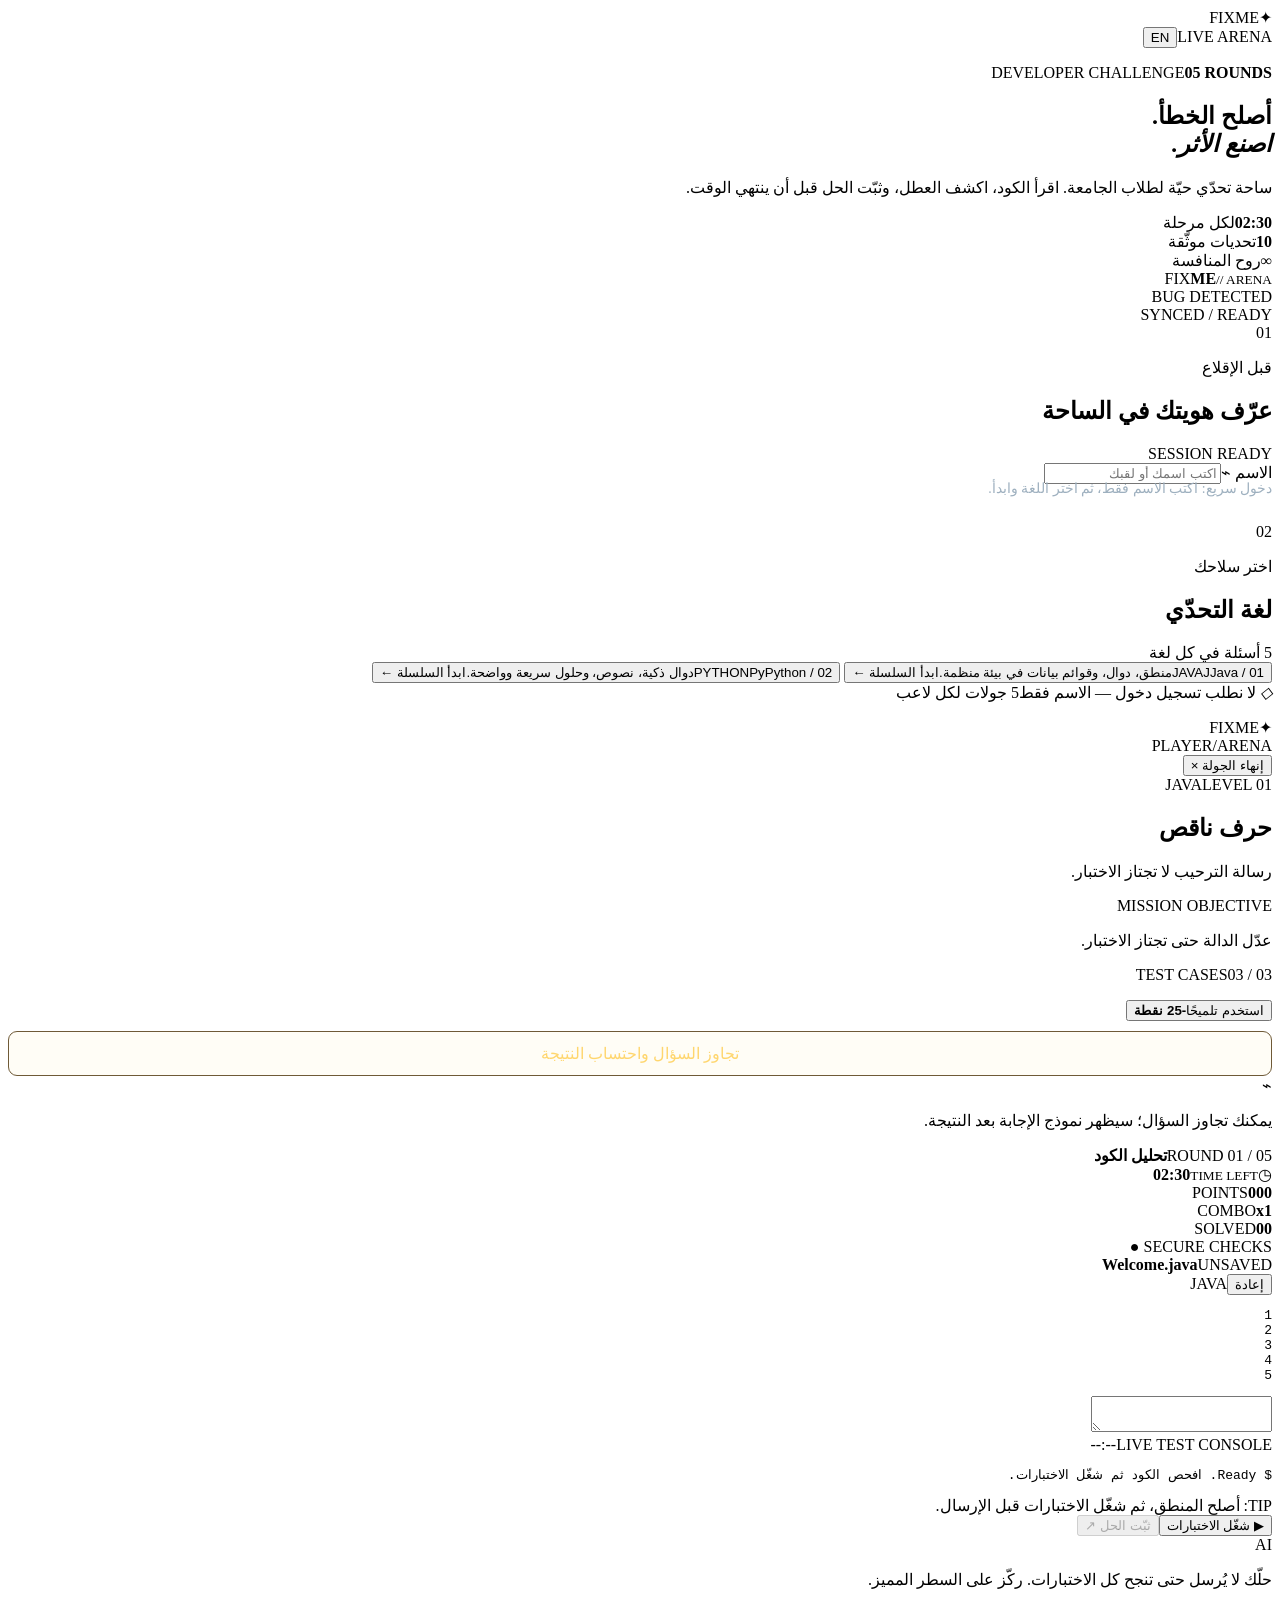
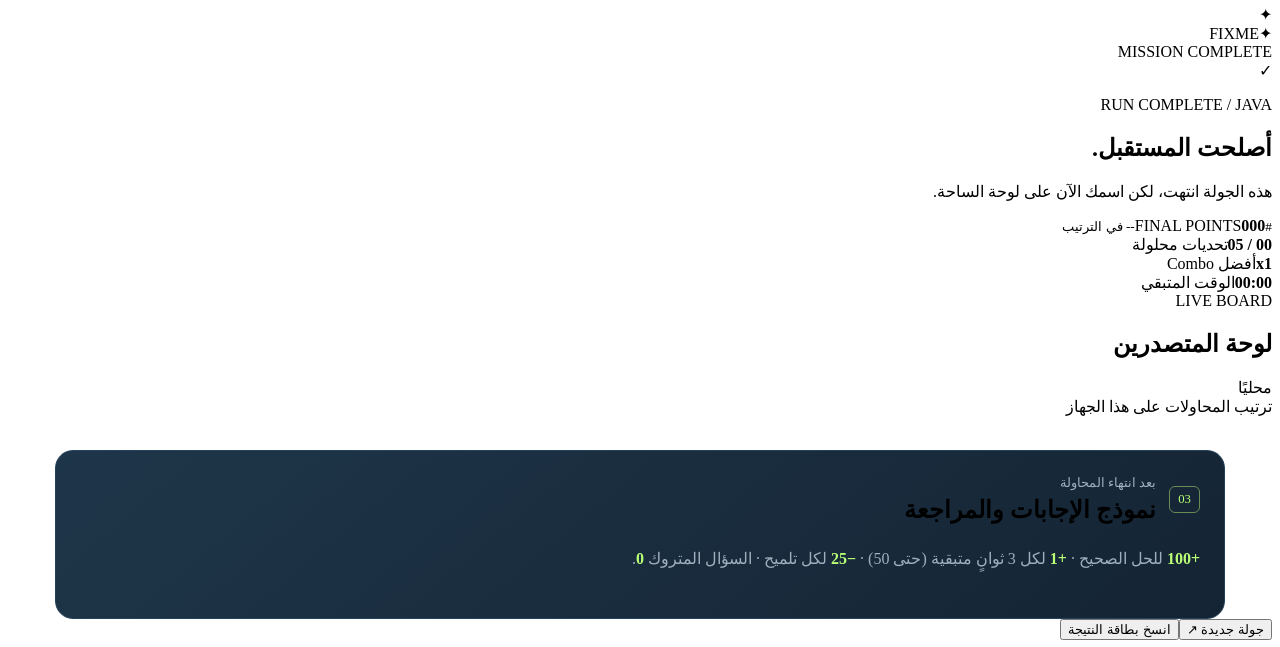
<file: fix-me/index.html>
<!doctype html>
<html lang="ar" dir="rtl">
  <head>
    <meta charset="UTF-8" />
    <meta name="viewport" content="width=device-width, initial-scale=1.0" />
    <meta name="theme-color" content="#07101b" />
    <meta name="description" content="FIX ME — فعالية إصلاح الأكواد" />
    <title>FIX ME // ARENA</title>
    <link rel="stylesheet" href="https://6a9c732856bb0822e3d9b438--resonant-hummingbird-532f29.netlify.app/src/styles.css" />
    <link rel="stylesheet" href="https://6a9c732856bb0822e3d9b438--resonant-hummingbird-532f29.netlify.app/src/club-theme.css" />
    <link rel="stylesheet" href="src/enhancements.css" />
  </head>
  <body>
    <div class="noise" aria-hidden="true"></div>
    <div class="grid-lines" aria-hidden="true"></div>
    <main id="app" class="shell">
      <section id="landingView" class="view active" aria-labelledby="heroTitle">
        <header class="topbar">
          <div class="brand"><span class="brand-mark">✦</span><span>FIX<span class="accent">ME</span></span></div>
          <div class="topbar-actions"><span class="live-dot"><i></i> LIVE ARENA</span><button id="languageToggle" class="icon-button" type="button" aria-label="تبديل اللغة">EN</button></div>
        </header>
        <div class="hero-grid">
          <div class="hero-copy">
            <p class="eyebrow"><span>DEVELOPER CHALLENGE</span><b>05 ROUNDS</b></p>
            <h1 id="heroTitle">أصلح الخطأ.<br /><em>اصنع الأثر.</em></h1>
            <p class="hero-lead">ساحة تحدّي حيّة لطلاب الجامعة. اقرأ الكود، اكشف العطل، وثبّت الحل قبل أن ينتهي الوقت.</p>
            <div class="hero-stats"><div><strong>02:30</strong><span>لكل مرحلة</span></div><div><strong>10</strong><span>تحديات موثّقة</span></div><div><strong>∞</strong><span>روح المنافسة</span></div></div>
          </div>
          <div class="hero-art" aria-label="هوية FIX ME التفاعلية"><div class="orbit orbit-one"></div><div class="orbit orbit-two"></div><div class="core"><span>FIX</span><b>ME</b><small>// ARENA</small></div><div class="orbit-tag tag-top">BUG DETECTED</div><div class="orbit-tag tag-bottom">SYNCED / READY</div></div>
        </div>
        <section class="setup-card" aria-labelledby="setupTitle">
          <div class="card-heading"><span class="step">01</span><div><p>قبل الإقلاع</p><h2 id="setupTitle">عرّف هويتك في الساحة</h2></div><span class="status-pill">SESSION READY</span></div>
          <div class="setup-grid name-only-grid">
            <label class="field-label" for="playerName">الاسم
              <span class="input-wrap"><span class="input-icon">⌁</span><input id="playerName" autocomplete="name" placeholder="اكتب اسمك أو لقبك" /></span>
            </label>
          </div>
          <p class="name-only-note">دخول سريع: اكتب الاسم فقط، ثم اختر اللغة وابدأ.</p>
          <div class="stack-heading"><div><span class="step">02</span><div><p>اختر سلاحك</p><h2>لغة التحدّي</h2></div></div><span class="hint-copy">5 أسئلة في كل لغة</span></div>
          <div class="stack-grid">
            <button class="stack-card java" data-language="java" type="button"><span class="stack-index">01 / JAVA</span><span class="stack-logo">J</span><span class="stack-name">Java</span><span class="stack-desc">منطق، دوال، وقوائم بيانات في بيئة منظمة.</span><span class="stack-cta">ابدأ السلسلة <b>←</b></span></button>
            <button class="stack-card python" data-language="python" type="button"><span class="stack-index">02 / PYTHON</span><span class="stack-logo">Py</span><span class="stack-name">Python</span><span class="stack-desc">دوال ذكية، نصوص، وحلول سريعة وواضحة.</span><span class="stack-cta">ابدأ السلسلة <b>←</b></span></button>
          </div>
          <div class="setup-footer"><span><i class="shield-icon">◇</i> لا نطلب تسجيل دخول — الاسم فقط</span><span>5 جولات لكل لاعب</span></div>
        </section>
        <p id="landingError" class="form-error" role="alert"></p>
      </section>

      <section id="gameView" class="view" aria-labelledby="challengeTitle">
        <header class="game-topbar"><div class="brand"><span class="brand-mark">✦</span><span>FIX<span class="accent">ME</span></span></div><div class="session-meta"><span id="playerBadge">PLAYER</span><span class="session-divider">/</span><span id="sessionBadge">ARENA</span></div><button id="exitGame" class="ghost-button" type="button">إنهاء الجولة <span>×</span></button></header>
        <div class="game-layout">
          <aside class="mission-panel">
            <div class="mission-kicker"><span id="gameLanguage">JAVA</span><span id="missionDifficulty">LEVEL 01</span></div>
            <h2 id="challengeTitle">حرف ناقص</h2><p id="challengeSubtitle" class="mission-subtitle">رسالة الترحيب لا تجتاز الاختبار.</p>
            <div class="objective"><span class="label">MISSION OBJECTIVE</span><p id="challengeObjective">عدّل الدالة حتى تجتاز الاختبار.</p></div>
            <div class="test-heading"><span>TEST CASES</span><span id="testCount">03 / 03</span></div><ul id="testList" class="test-list"></ul>
            <button id="hintButton" class="hint-button" type="button"><span>استخدم تلميحًا</span><b>-25 نقطة</b></button>
            <button id="skipButton" class="skip-button" type="button">تجاوز السؤال واحتساب النتيجة</button>
            <div class="mission-tip"><span>⌁</span><p>يمكنك تجاوز السؤال؛ سيظهر نموذج الإجابة بعد النتيجة.</p></div>
          </aside>
          <section class="workspace-panel">
            <div class="progress-row"><div class="progress-copy"><span id="roundLabel">ROUND 01 / 05</span><b id="roundName">تحليل الكود</b></div><div class="progress-track"><span id="progressBar"></span></div><div class="timer-wrap"><span class="timer-icon">◷</span><strong id="timer">02:30</strong><small>TIME LEFT</small></div></div>
            <div class="score-row"><div class="score-stat"><span>POINTS</span><strong id="scoreValue">000</strong></div><div class="score-stat combo"><span>COMBO</span><strong id="comboValue">x1</strong></div><div class="score-stat streak"><span>SOLVED</span><strong id="streakValue">00</strong></div><div id="securityBadge" class="security-badge">SECURE CHECKS <span>●</span></div></div>
            <div class="editor-card">
              <div class="editor-head"><div class="file-label"><span class="file-dot"></span><b id="fileName">Welcome.java</b><span id="saveState">UNSAVED</span></div><div class="editor-actions"><button id="resetCode" class="editor-action" type="button">إعادة</button><span class="editor-lang" id="editorLang">JAVA</span></div></div>
              <div class="code-gutter"><pre id="lineNumbers">1
2
3
4
5</pre><textarea id="codeEditor" spellcheck="false" aria-label="محرر الكود" autocapitalize="off" autocomplete="off"></textarea></div>
              <div class="console" aria-live="polite"><div class="console-head"><span><i></i> LIVE TEST CONSOLE</span><span id="consoleTime">--:--</span></div><pre id="consoleOutput">$ Ready. افحص الكود ثم شغّل الاختبارات.</pre></div>
              <div class="editor-footer"><span id="editorHint">TIP: أصلح المنطق، ثم شغّل الاختبارات قبل الإرسال.</span><div class="editor-buttons"><button id="runButton" class="run-button" type="button"><span>▶</span> شغّل الاختبارات</button><button id="submitButton" class="submit-button" type="button" disabled>ثبّت الحل <span>↗</span></button></div></div>
            </div>
            <div class="coach-row"><span class="coach-avatar">AI</span><p id="coachMessage">حلّك لا يُرسل حتى تنجح كل الاختبارات. ركّز على السطر المميز.</p><span class="coach-spark">✦</span></div>
          </section>
        </div>
      </section>

      <section id="resultsView" class="view" aria-labelledby="resultsTitle">
        <header class="topbar"><div class="brand"><span class="brand-mark">✦</span><span>FIX<span class="accent">ME</span></span></div><span class="status-pill">MISSION COMPLETE</span></header>
        <div class="results-layout"><div class="results-hero"><div class="success-orbit"><span>✓</span></div><p class="eyebrow">RUN COMPLETE / <span id="resultLanguage">JAVA</span></p><h1 id="resultsTitle">أصلحت المستقبل.</h1><p id="resultMessage">هذه الجولة انتهت، لكن اسمك الآن على لوحة الساحة.</p><div class="result-score"><span>FINAL POINTS</span><strong id="finalScore">000</strong><small id="finalRank">#-- في الترتيب</small></div><div class="result-metrics"><div><b id="finalSolved">00 / 05</b><span>تحديات محلولة</span></div><div><b id="finalStreak">x1</b><span>أفضل Combo</span></div><div><b id="finalTime">00:00</b><span>الوقت المتبقي</span></div></div></div><div class="leaderboard-card"><div class="leaderboard-head"><div><span class="eyebrow">LIVE BOARD</span><h2>لوحة المتصدرين</h2></div><span class="sync-status"><i></i><span>محليًا</span></span></div><div id="leaderboardList" class="leaderboard-list"></div><div class="leaderboard-footer"><span>ترتيب المحاولات على هذا الجهاز</span></div></div></div>
        <section class="answer-review-panel" aria-labelledby="answerReviewTitle"><div class="answer-review-heading"><span>03</span><div><p>بعد انتهاء المحاولة</p><h2 id="answerReviewTitle">نموذج الإجابات والمراجعة</h2></div></div><p class="points-copy"><b>+100</b> للحل الصحيح · <b>+1</b> لكل 3 ثوانٍ متبقية (حتى 50) · <b>−25</b> لكل تلميح · السؤال المتروك <b>0</b>.</p><div id="answerReview" class="answer-review"></div></section>
        <div class="results-actions"><button id="playAgain" class="primary-button" type="button">جولة جديدة <span>↗</span></button><button id="copyResult" class="secondary-button" type="button">انسخ بطاقة النتيجة</button></div>
      </section>
    </main>
    <div id="toast" class="toast" role="status" aria-live="polite"></div>
    <div id="confetti" class="confetti" aria-hidden="true"></div>
    <script type="module" src="src/app.js"></script>
  </body>
</html>
</file>
<file: fix-me/src/enhancements.css>
/* إضافات صغيرة فقط؛ الواجهة الرئيسية تبقى بتنسيق FIX ME الأصلي. */
.name-only-grid{grid-template-columns:minmax(0,1fr);max-width:520px}.name-only-note{margin:-4px 0 26px;color:var(--muted,#9eb0bf);font-size:.86rem}.skip-button{width:100%;margin:10px 0 0;padding:12px;border:1px solid #6f5a37;border-radius:9px;background:rgba(255,214,110,.06);color:#ffd66e;font:inherit;cursor:pointer}.skip-button:hover{background:rgba(255,214,110,.13)}.skip-button:disabled{cursor:not-allowed;opacity:.45}.answer-review-panel{max-width:1120px;margin:34px auto 0;padding:24px;border:1px solid var(--line,#25425c);border-radius:18px;background:linear-gradient(140deg,rgba(18,43,64,.95),rgba(8,24,40,.95))}.answer-review-heading{display:flex;gap:13px;align-items:center}.answer-review-heading>span{padding:5px 8px;border:1px solid #698b55;border-radius:6px;color:var(--lime,#b9ff76);font-size:.8rem}.answer-review-heading p{margin:0;color:var(--muted,#9eb0bf);font-size:.8rem}.answer-review-heading h2{margin:5px 0 0}.points-copy{margin:20px 0;color:var(--muted,#9eb0bf);line-height:1.9}.points-copy b,.points{color:var(--lime,#b9ff76)}.answer-review{display:grid;gap:12px}.answer-card{overflow:hidden;border:1px solid var(--line,#25425c);border-radius:12px;background:#0a1b2b}.answer-card summary{display:flex;justify-content:space-between;gap:14px;align-items:center;padding:16px;cursor:pointer;list-style:none}.answer-card summary::-webkit-details-marker{display:none}.answer-card.solved summary{border-right:4px solid var(--lime,#b9ff76)}.answer-card.skipped summary{border-right:4px solid #ffd66e}.answer-card small{color:var(--muted,#9eb0bf)}.answer-card .status{font-size:.9rem}.answer-card p{padding:0 18px;color:var(--muted,#9eb0bf);line-height:1.8}.answer-card pre{direction:ltr;margin:0;padding:18px;overflow:auto;background:#050d16;border-top:1px solid var(--line,#25425c);color:#d9e9f7;text-align:left}@media(max-width:650px){.answer-card summary{align-items:flex-start;flex-direction:column}.answer-review-panel{padding:16px}}
</file>
